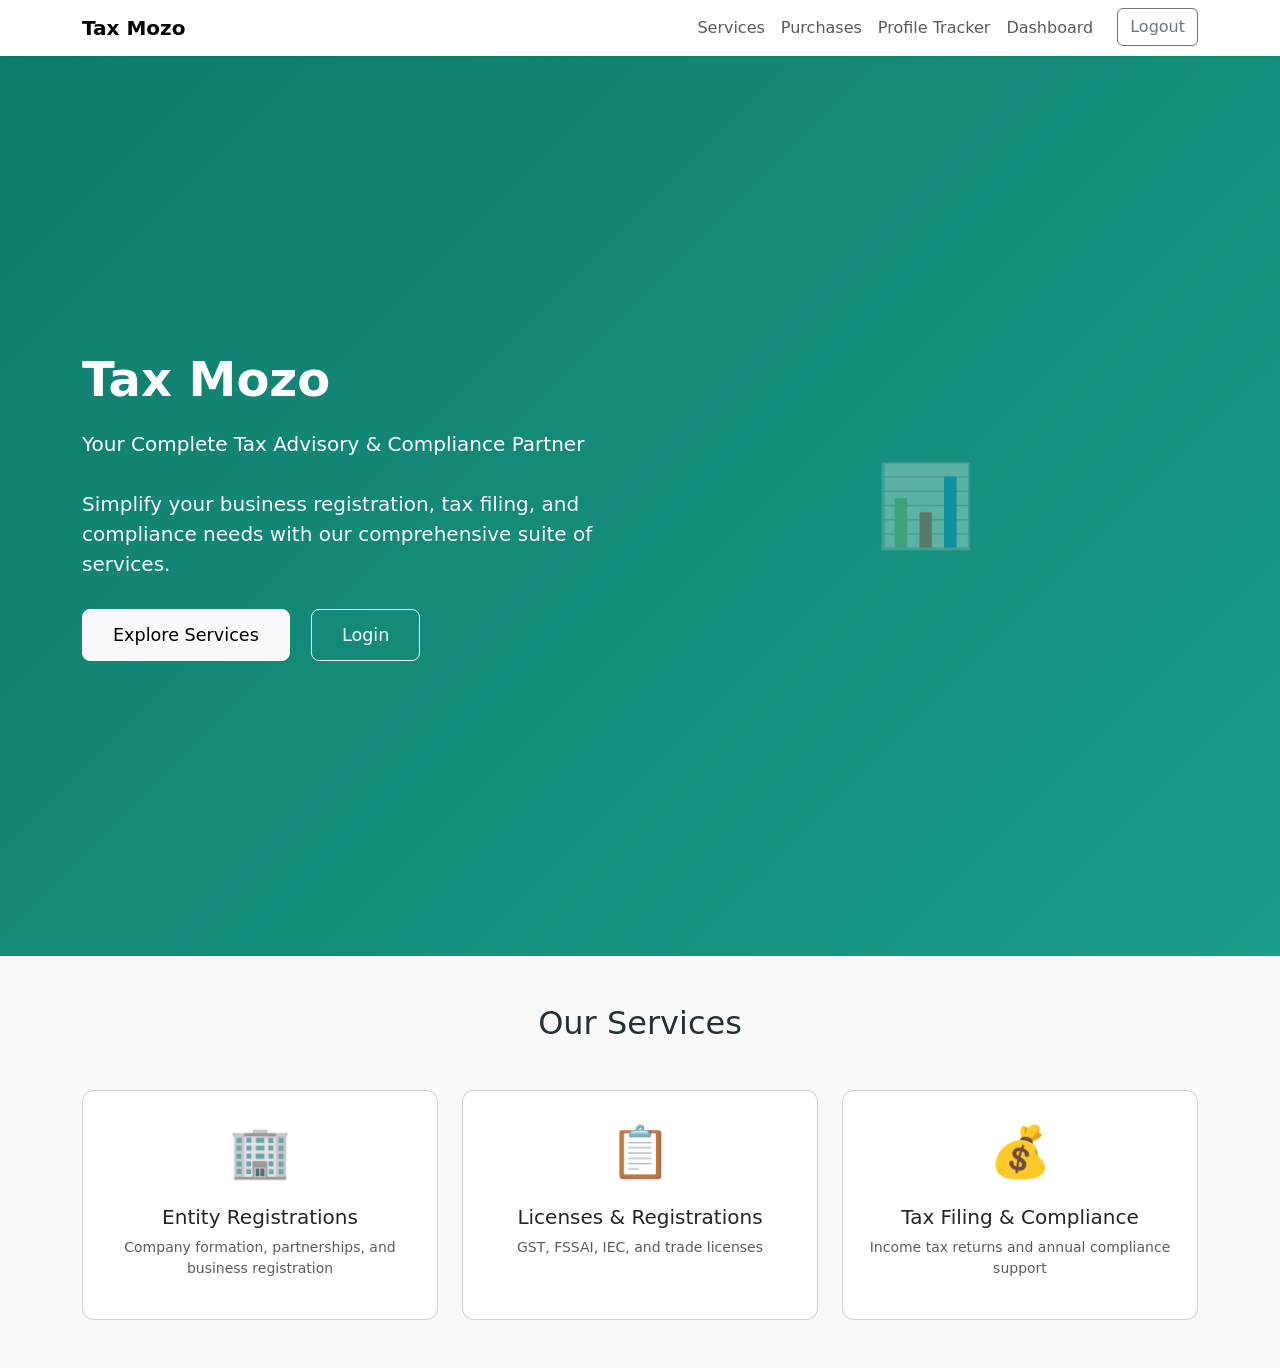
<file: index.html>
<!doctype html>
<html lang="en">
  <head>
    <meta charset="utf-8">
    <meta name="viewport" content="width=device-width, initial-scale=1">
    <title>Tax Mozo - Your Tax Advisory Partner</title>
    <link href="https://cdn.jsdelivr.net/npm/bootstrap@5.3.0/dist/css/bootstrap.min.css" rel="stylesheet">
    <link rel="stylesheet" href="assets/css/style.css">
    <style>
      .hero-section {
        background: linear-gradient(135deg, #0f7b6c 0%, #1a9d89 100%);
        color: white;
        padding: 100px 0;
        min-height: 100vh;
        display: flex;
        align-items: center;
      }
      .hero-content h1 { font-size: 3rem; font-weight: 700; margin-bottom: 20px; }
      .hero-content p { font-size: 1.25rem; margin-bottom: 30px; }
      .cta-button { padding: 12px 30px; font-size: 1.1rem; border-radius: 8px; }
    </style>
  </head>
  <body>
    <div id="top-nav"></div>

    <section class="hero-section">
      <div class="container">
        <div class="row align-items-center">
          <div class="col-md-6">
            <div class="hero-content">
              <h1>Tax Mozo</h1>
              <p>Your Complete Tax Advisory & Compliance Partner</p>
              <p class="text-light">Simplify your business registration, tax filing, and compliance needs with our comprehensive suite of services.</p>
              <div class="mt-4">
                <a href="services.html" class="btn btn-light cta-button me-3">Explore Services</a>
                <a href="login.html" class="btn btn-outline-light cta-button">Login</a>
              </div>
            </div>
          </div>
          <div class="col-md-6 text-center">
            <div style="font-size: 80px; opacity: 0.3;">📊</div>
          </div>
        </div>
      </div>
    </section>

    <section class="py-5" style="background: #f9f9f9;">
      <div class="container">
        <h2 class="mb-5 text-center">Our Services</h2>
        <div class="row g-4">
          <div class="col-md-4">
            <div class="card p-4 text-center h-100">
              <div style="font-size: 50px; margin-bottom: 15px;">🏢</div>
              <h5>Entity Registrations</h5>
              <p class="text-muted small">Company formation, partnerships, and business registration</p>
            </div>
          </div>
          <div class="col-md-4">
            <div class="card p-4 text-center h-100">
              <div style="font-size: 50px; margin-bottom: 15px;">📋</div>
              <h5>Licenses & Registrations</h5>
              <p class="text-muted small">GST, FSSAI, IEC, and trade licenses</p>
            </div>
          </div>
          <div class="col-md-4">
            <div class="card p-4 text-center h-100">
              <div style="font-size: 50px; margin-bottom: 15px;">💰</div>
              <h5>Tax Filing & Compliance</h5>
              <p class="text-muted small">Income tax returns and annual compliance support</p>
            </div>
          </div>
        </div>
      </div>
    </section>

    <script src="https://cdn.jsdelivr.net/npm/bootstrap@5.3.0/dist/js/bootstrap.bundle.min.js"></script>
    <script>
      // Check if user is logged in
      document.addEventListener('DOMContentLoaded', () => {
        const user = localStorage.getItem('tp_currentUser');
        const topNav = document.getElementById('top-nav');
        if(topNav && user) {
          // Optionally inject nav for logged-in users
        }
      });
    </script>
    <script src="assets/js/app.js"></script>
  </body>
</html>
</file>
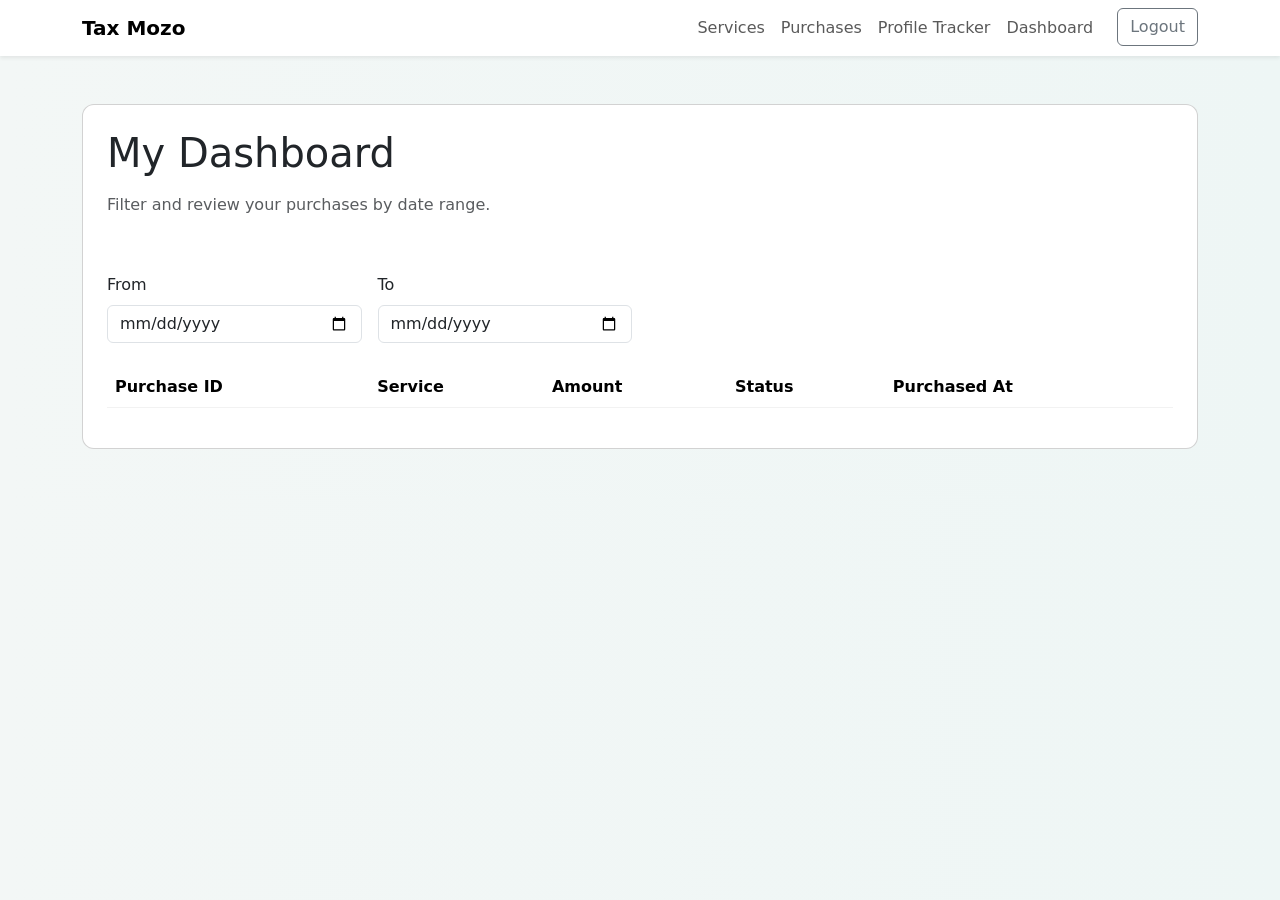
<file: dashboard.html>
<!doctype html>
<html lang="en">
  <head>
    <meta charset="utf-8">
    <meta name="viewport" content="width=device-width, initial-scale=1">
    <title>Dashboard - Tax Mozo</title>
    <link href="https://cdn.jsdelivr.net/npm/bootstrap@5.3.0/dist/css/bootstrap.min.css" rel="stylesheet">
    <link rel="stylesheet" href="assets/css/style.css">
    <link rel="stylesheet" href="assets/css/dashboard.css">
  </head>
  <body>
    <div id="top-nav"></div>
    <main class="container py-5">
      <div class="card p-4">
        <h1 class="mb-3">My Dashboard</h1>
        <p class="text-muted">Filter and review your purchases by date range.</p>

        <div class="row g-3 my-4 align-items-center">
          <div class="col-md-3">
            <label class="form-label">From</label>
            <input type="date" class="form-control">
          </div>
          <div class="col-md-3">
            <label class="form-label">To</label>
            <input type="date" class="form-control">
          </div>
        </div>

        <div class="table-responsive">
          <table class="table table-borderless align-middle">
            <thead class="thead-light">
              <tr>
                <th>Purchase ID</th>
                <th>Service</th>
                <th>Amount</th>
                <th>Status</th>
                <th>Purchased At</th>
              </tr>
            </thead>
            <tbody id="dashboardPurchases"></tbody>
          </table>
        </div>
      </div>
    </main>

    <script src="https://cdn.jsdelivr.net/npm/bootstrap@5.3.0/dist/js/bootstrap.bundle.min.js"></script>
    <script src="assets/js/app.js"></script>
    <script src="assets/js/dashboard.js"></script>
  </body>
</html>
</file>
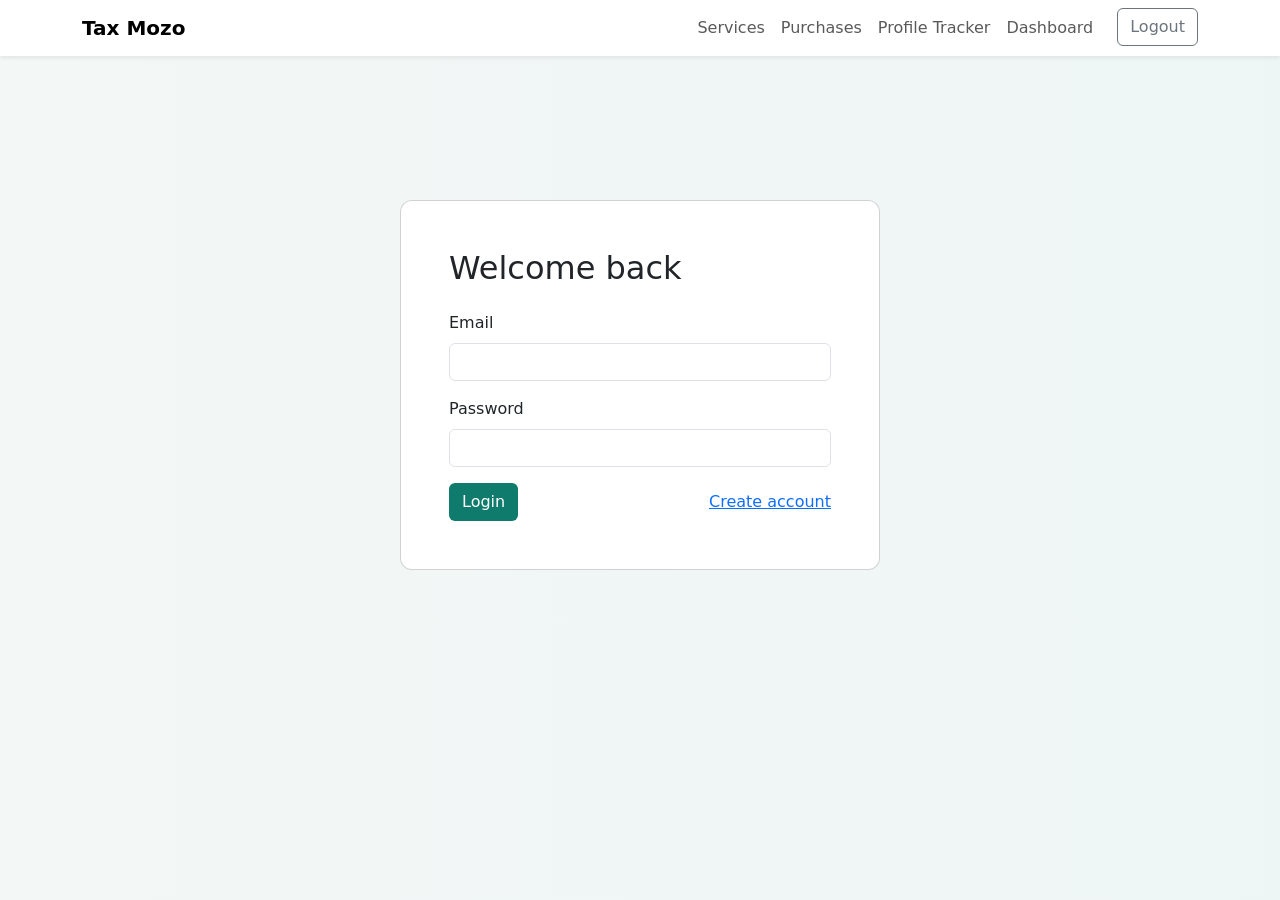
<file: login.html>
<!doctype html>
<html lang="en">
  <head>
    <meta charset="utf-8">
    <meta name="viewport" content="width=device-width, initial-scale=1">
    <title>Login - Tax Mozo</title>
    <link href="https://cdn.jsdelivr.net/npm/bootstrap@5.3.0/dist/css/bootstrap.min.css" rel="stylesheet">
    <link rel="stylesheet" href="assets/css/style.css">
  </head>
  <body>
    <div id="top-nav"></div>

    <main class="container py-5">
      <div class="card mx-auto auth-card">
        <div class="card-body p-5">
          <h2 class="mb-4">Welcome back</h2>
          <form id="loginForm">
            <div class="mb-3">
              <label class="form-label">Email</label>
              <input type="email" id="email" class="form-control" required>
            </div>
            <div class="mb-3">
              <label class="form-label">Password</label>
              <input type="password" id="password" class="form-control" required>
            </div>
            <div class="d-flex justify-content-between align-items-center">
              <button class="btn btn-primary" type="submit">Login</button>
              <a href="signup.html">Create account</a>
            </div>
          </form>
        </div>
      </div>
    </main>

    <script src="https://cdn.jsdelivr.net/npm/bootstrap@5.3.0/dist/js/bootstrap.bundle.min.js"></script>
    <script src="assets/js/auth.js"></script>
    <script src="assets/js/app.js"></script>
  </body>
</html>
</file>
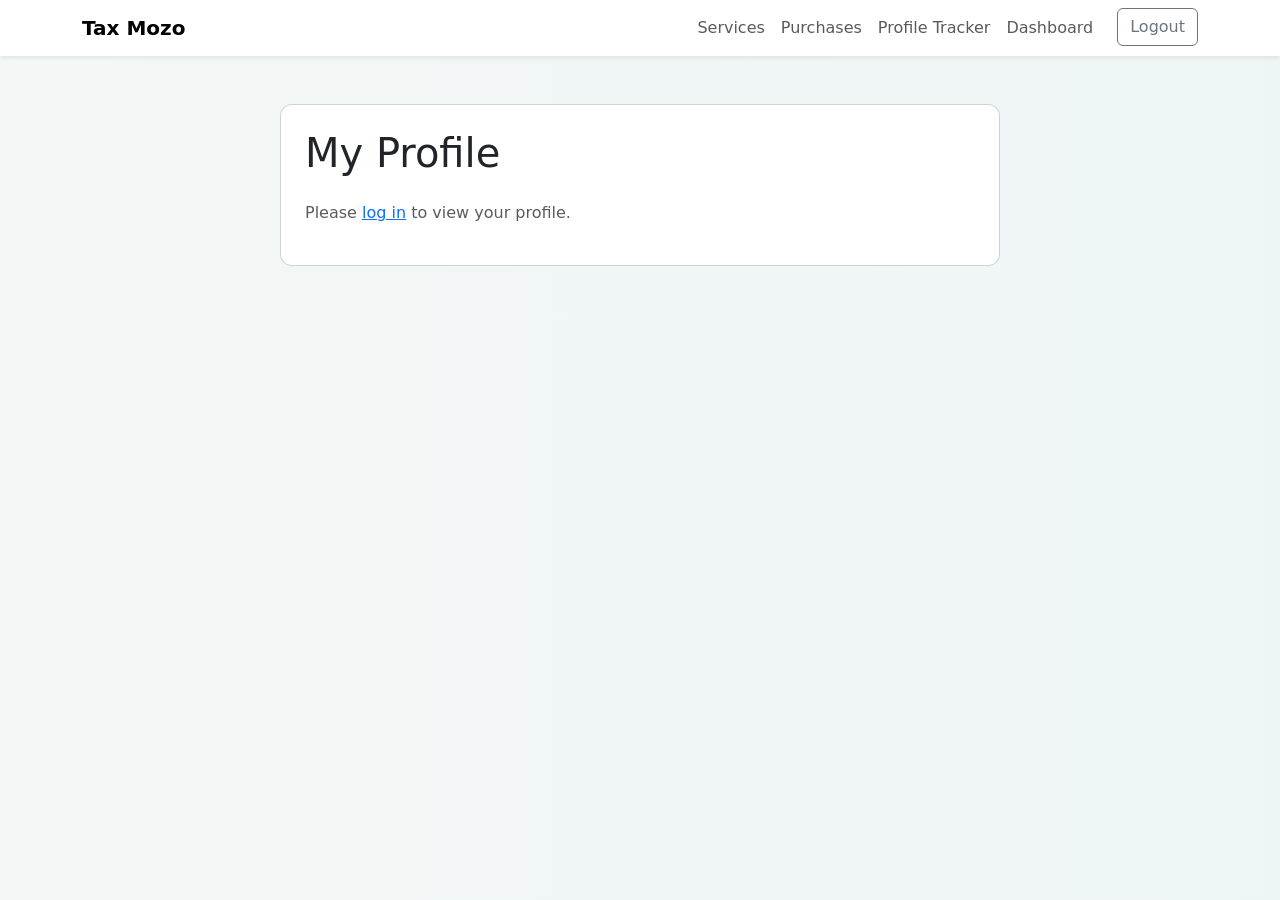
<file: profile.html>
<!doctype html>
<html lang="en">
  <head>
    <meta charset="utf-8">
    <meta name="viewport" content="width=device-width, initial-scale=1">
    <title>Profile - Tax Mozo</title>
    <link href="https://cdn.jsdelivr.net/npm/bootstrap@5.3.0/dist/css/bootstrap.min.css" rel="stylesheet">
    <link rel="stylesheet" href="assets/css/style.css">
  </head>
  <body>
    <div id="top-nav"></div>
    <main class="container py-5">
      <div class="card p-4 mx-auto profile-card">
        <h1>My Profile</h1>
        <div id="profileInfo" class="mt-3"></div>
      </div>
    </main>

    <script src="https://cdn.jsdelivr.net/npm/bootstrap@5.3.0/dist/js/bootstrap.bundle.min.js"></script>
    <script src="assets/js/app.js"></script>
  </body>
</html>
</file>
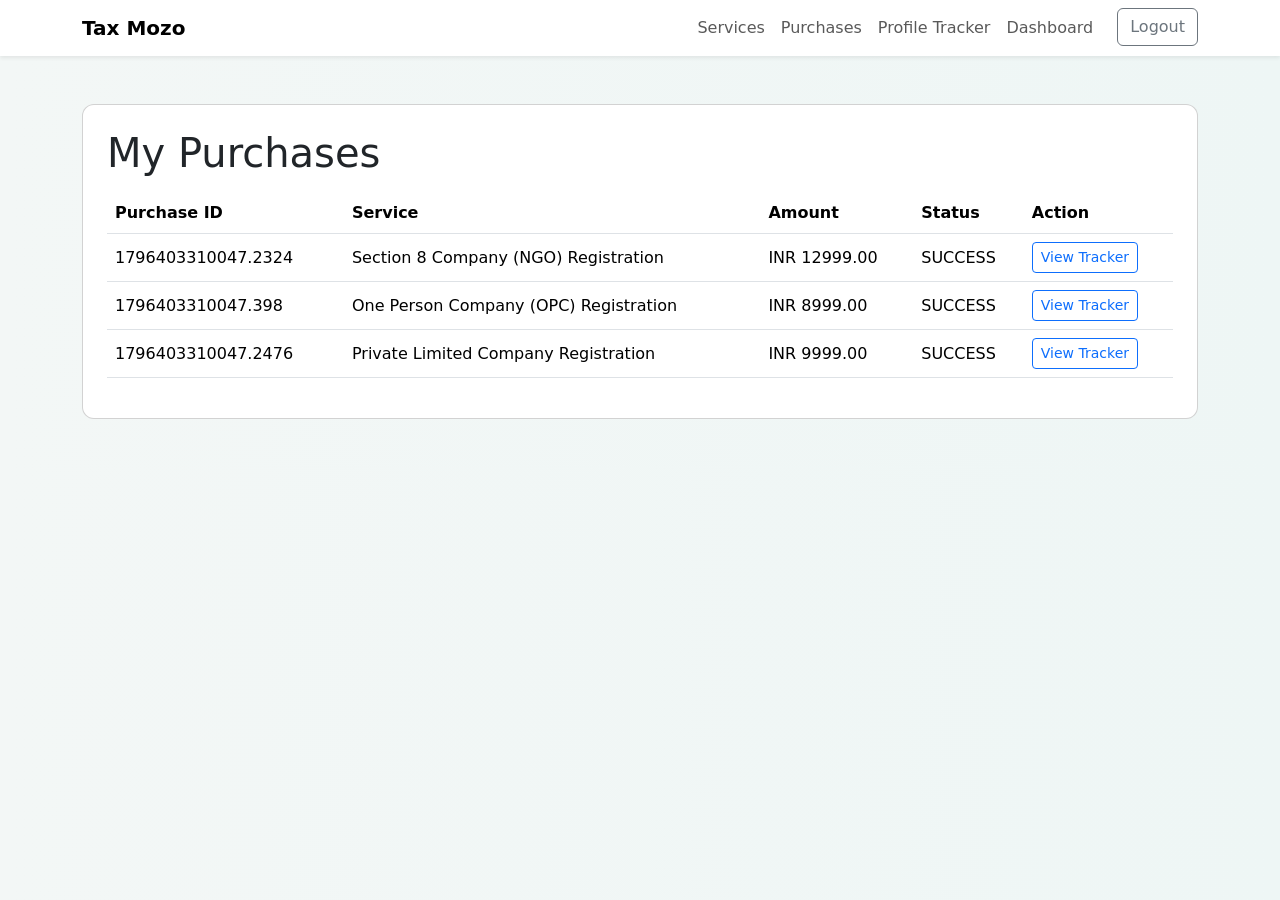
<file: purchases.html>
<!doctype html>
<html lang="en">
  <head>
    <meta charset="utf-8">
    <meta name="viewport" content="width=device-width, initial-scale=1">
    <title>Purchases - Tax Mozo</title>
    <link href="https://cdn.jsdelivr.net/npm/bootstrap@5.3.0/dist/css/bootstrap.min.css" rel="stylesheet">
    <link rel="stylesheet" href="assets/css/style.css">
  </head>
  <body>
    <div id="top-nav"></div>
    <main class="container py-5">
      <div class="card p-4">
        <h1 class="mb-3">My Purchases</h1>
        <div class="table-responsive">
          <table class="table table-hover align-middle">
            <thead>
              <tr>
                <th>Purchase ID</th>
                <th>Service</th>
                <th>Amount</th>
                <th>Status</th>
                <th>Action</th>
              </tr>
            </thead>
            <tbody id="purchasesTable"></tbody>
          </table>
        </div>
      </div>
    </main>

    <script src="https://cdn.jsdelivr.net/npm/bootstrap@5.3.0/dist/js/bootstrap.bundle.min.js"></script>
    <script src="assets/js/app.js"></script>
  </body>
</html>
</file>
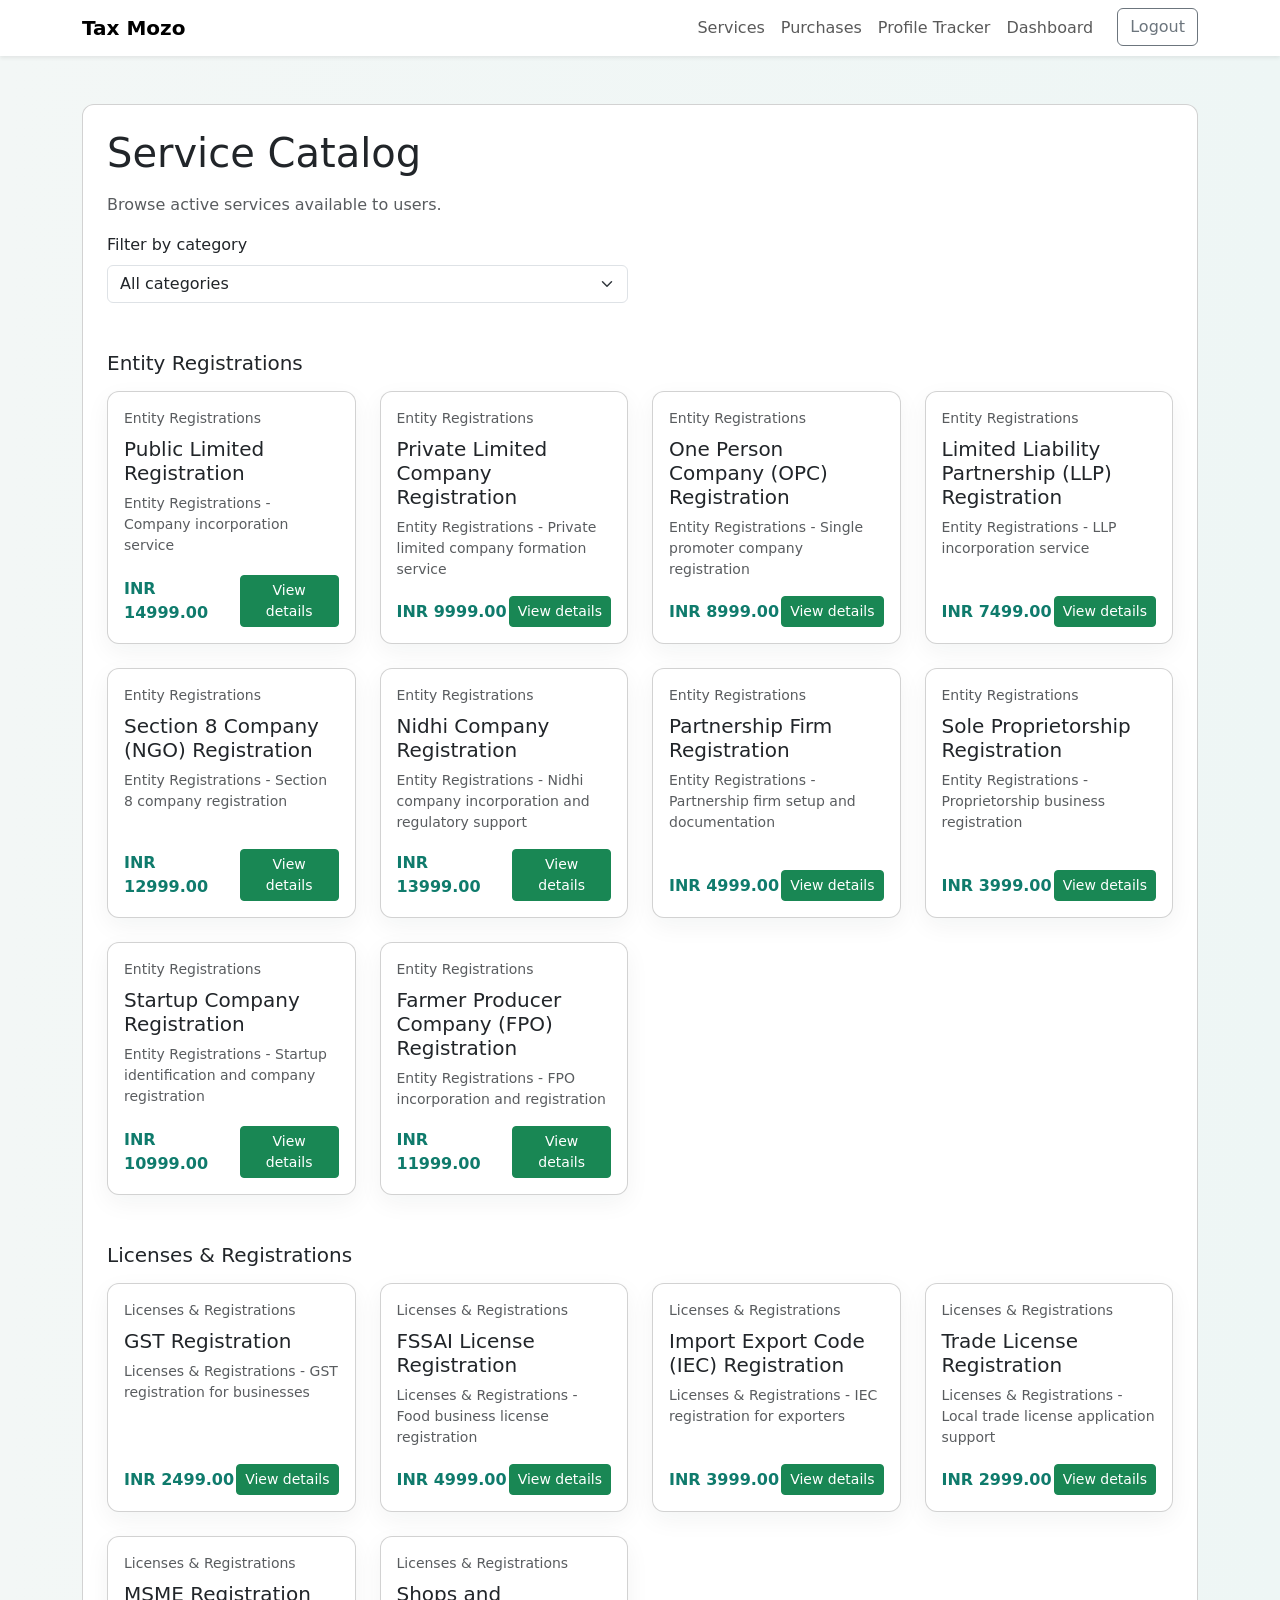
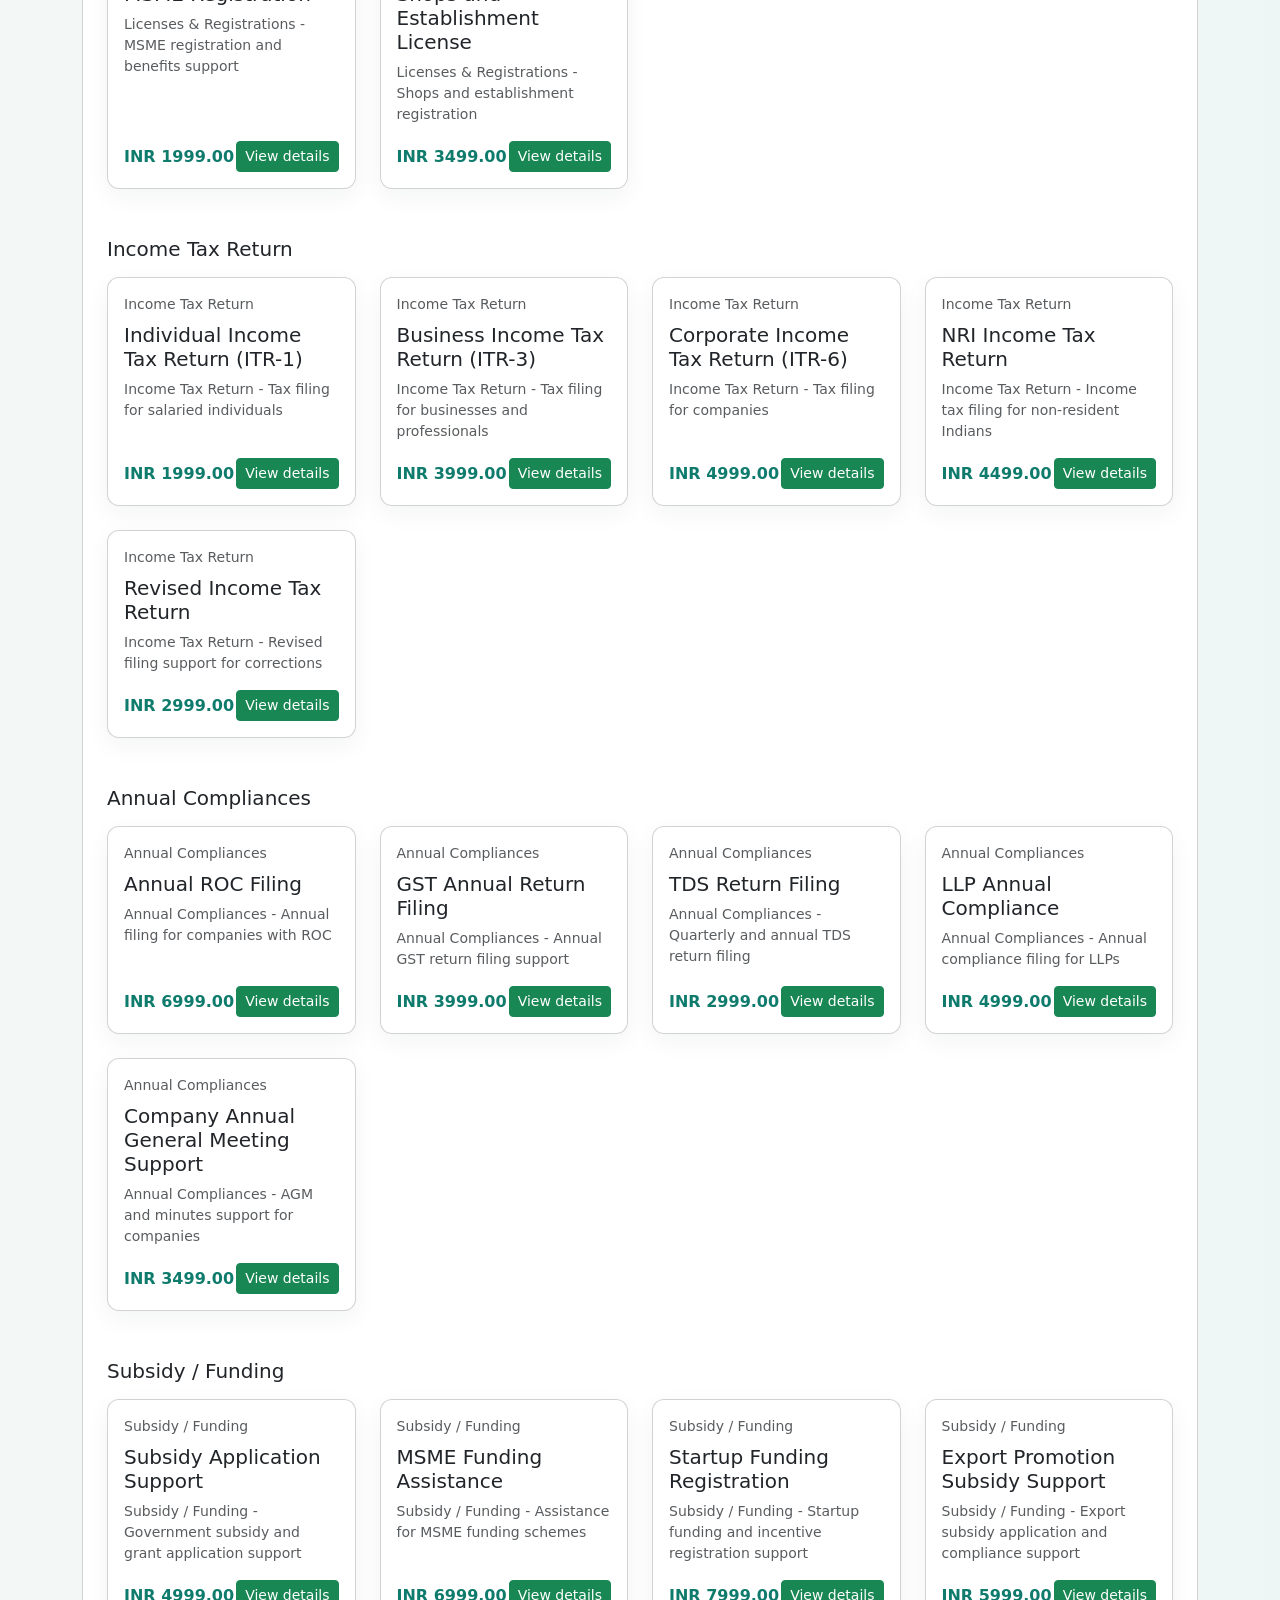
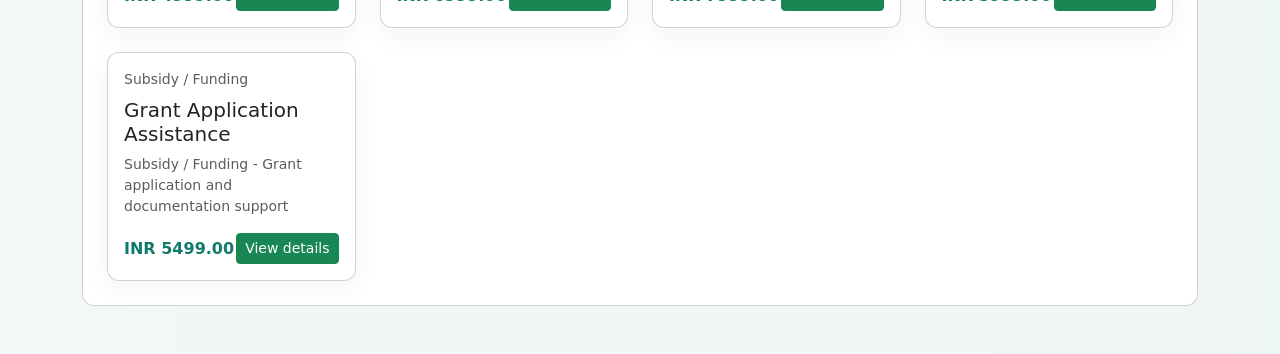
<file: services.html>
<!doctype html>
<html lang="en">
  <head>
    <meta charset="utf-8">
    <meta name="viewport" content="width=device-width, initial-scale=1">
    <title>Services - Tax Mozo</title>
    <link href="https://cdn.jsdelivr.net/npm/bootstrap@5.3.0/dist/css/bootstrap.min.css" rel="stylesheet">
    <link rel="stylesheet" href="assets/css/style.css">
    <link rel="stylesheet" href="assets/css/responsive.css">
  </head>
  <body>
    <div id="top-nav"></div>
    <main class="container py-5">
      <div class="card p-4">
        <h1 class="mb-3">Service Catalog</h1>
        <p class="text-muted">Browse active services available to users.</p>

        <div class="row align-items-center mb-4">
          <div class="col-md-6 mb-2 mb-md-0">
            <label class="form-label">Filter by category</label>
            <select id="serviceCategoryFilter" class="form-select">
              <option value="all">All categories</option>
            </select>
          </div>
        </div>

        <div id="servicesList" class="row g-4"></div>
      </div>
    </main>

    <script src="https://cdn.jsdelivr.net/npm/bootstrap@5.3.0/dist/js/bootstrap.bundle.min.js"></script>
    <script src="assets/js/app.js"></script>
  </body>
</html>
</file>
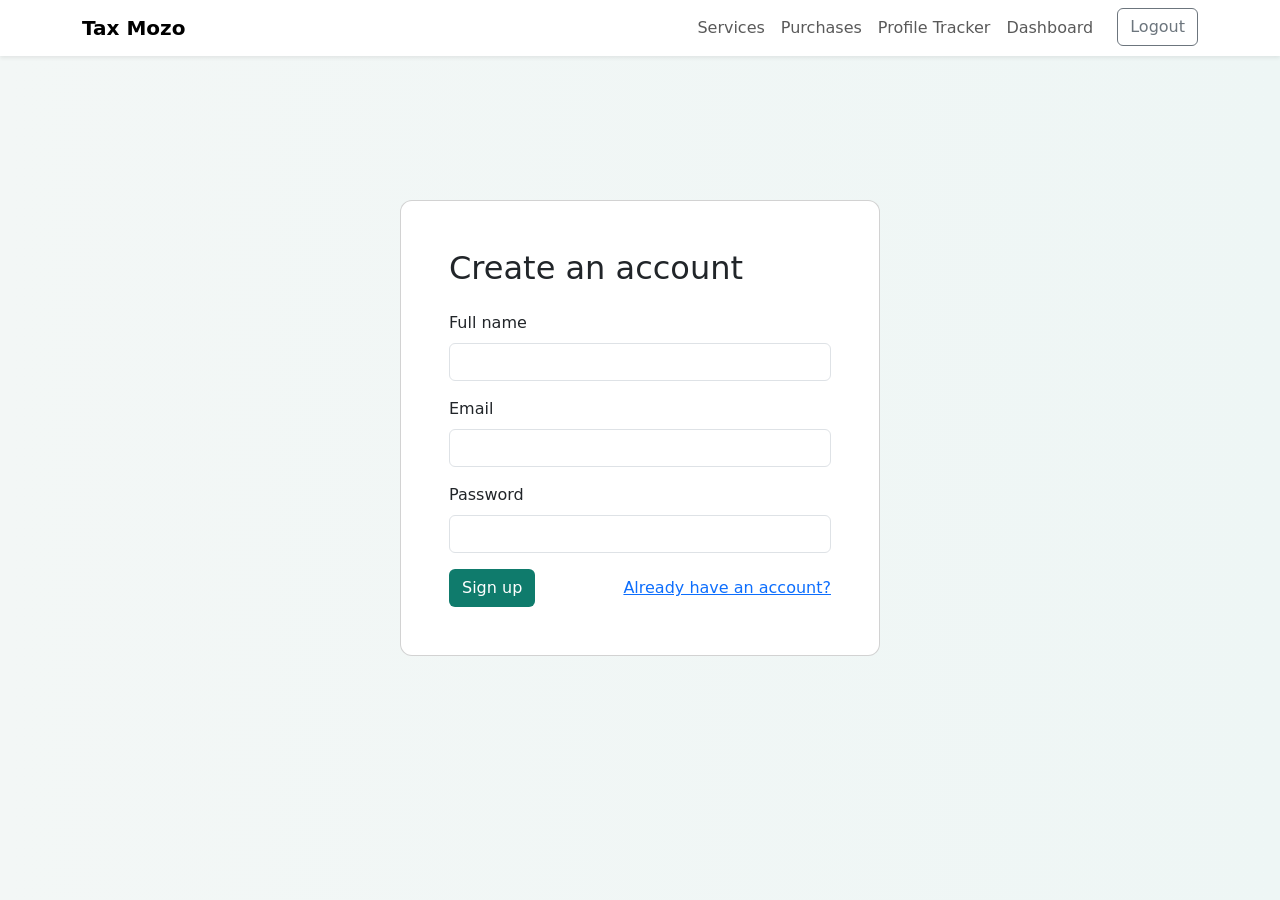
<file: signup.html>
<!doctype html>
<html lang="en">
  <head>
    <meta charset="utf-8">
    <meta name="viewport" content="width=device-width, initial-scale=1">
    <title>Sign up - Tax Mozo</title>
    <link href="https://cdn.jsdelivr.net/npm/bootstrap@5.3.0/dist/css/bootstrap.min.css" rel="stylesheet">
    <link rel="stylesheet" href="assets/css/style.css">
  </head>
  <body>
    <div id="top-nav"></div>

    <main class="container py-5">
      <div class="card mx-auto auth-card">
        <div class="card-body p-5">
          <h2 class="mb-4">Create an account</h2>
          <form id="signupForm">
            <div class="mb-3">
              <label class="form-label">Full name</label>
              <input type="text" id="name" class="form-control" required>
            </div>
            <div class="mb-3">
              <label class="form-label">Email</label>
              <input type="email" id="email" class="form-control" required>
            </div>
            <div class="mb-3">
              <label class="form-label">Password</label>
              <input type="password" id="password" class="form-control" required>
            </div>
            <div class="d-flex justify-content-between align-items-center">
              <button class="btn btn-primary" type="submit">Sign up</button>
              <a href="login.html">Already have an account?</a>
            </div>
          </form>
        </div>
      </div>
    </main>

    <script src="https://cdn.jsdelivr.net/npm/bootstrap@5.3.0/dist/js/bootstrap.bundle.min.js"></script>
    <script src="assets/js/auth.js"></script>
    <script src="assets/js/app.js"></script>
  </body>
</html>
</file>
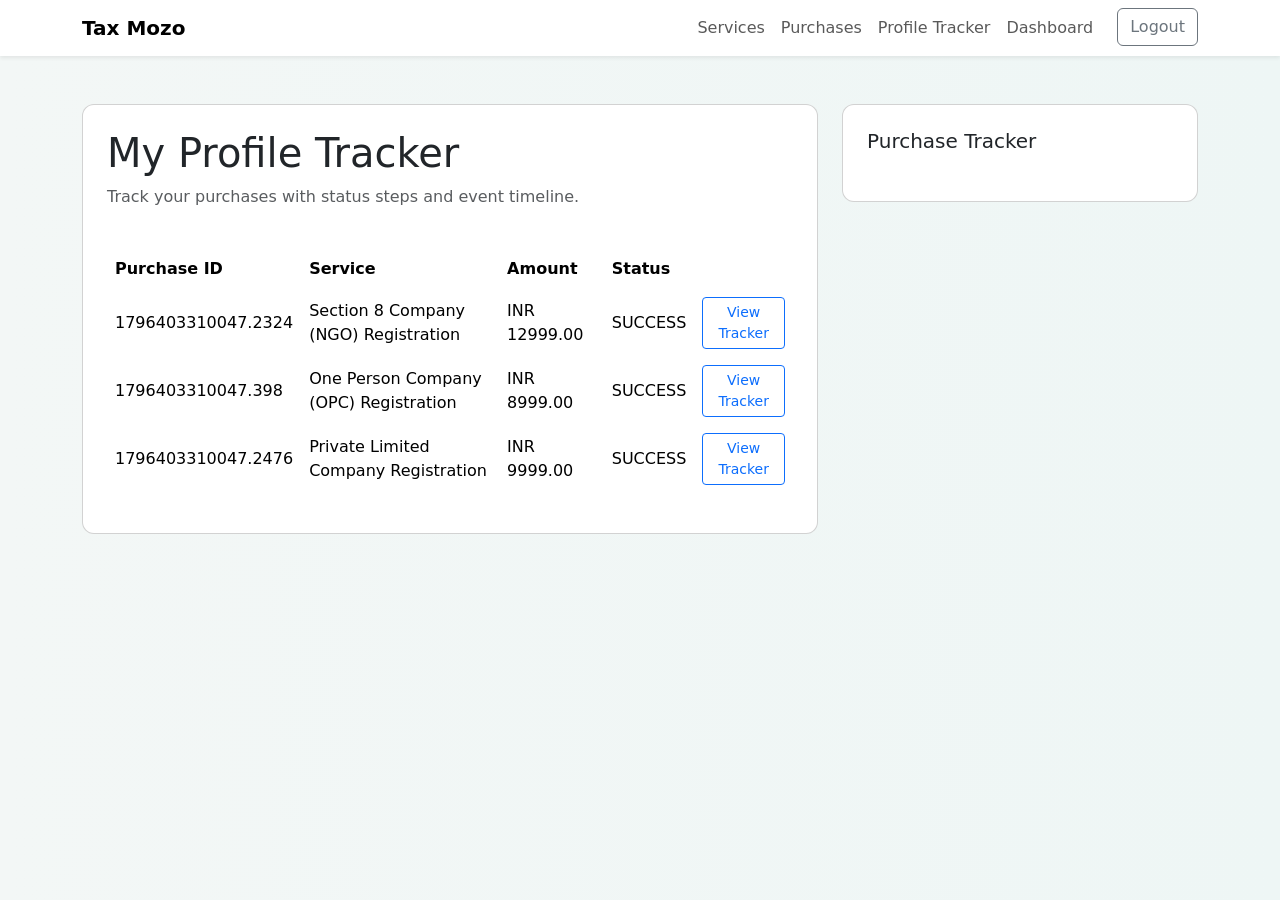
<file: tracker.html>
<!doctype html>
<html lang="en">
  <head>
    <meta charset="utf-8">
    <meta name="viewport" content="width=device-width, initial-scale=1">
    <title>Profile Tracker - Tax Mozo</title>
    <link href="https://cdn.jsdelivr.net/npm/bootstrap@5.3.0/dist/css/bootstrap.min.css" rel="stylesheet">
    <link rel="stylesheet" href="assets/css/style.css">
  </head>
  <body>
    <div id="top-nav"></div>
    <main class="container py-5">
      <div class="row">
        <div class="col-md-8">
          <div class="card p-4 mb-4">
            <h1>My Profile Tracker</h1>
            <p class="text-muted">Track your purchases with status steps and event timeline.</p>
            <div class="table-responsive mt-4">
              <table class="table table-borderless align-middle">
                <thead>
                  <tr>
                    <th>Purchase ID</th>
                    <th>Service</th>
                    <th>Amount</th>
                    <th>Status</th>
                    <th></th>
                  </tr>
                </thead>
                <tbody id="trackerList"></tbody>
              </table>
            </div>
          </div>
        </div>
        <div class="col-md-4">
          <div class="card p-4" id="trackerDetail">
            <h5>Purchase Tracker</h5>
            <div id="timeline" class="mt-3"></div>
          </div>
        </div>
      </div>
    </main>

    <script src="https://cdn.jsdelivr.net/npm/bootstrap@5.3.0/dist/js/bootstrap.bundle.min.js"></script>
    <script src="assets/js/app.js"></script>
  </body>
</html>
</file>
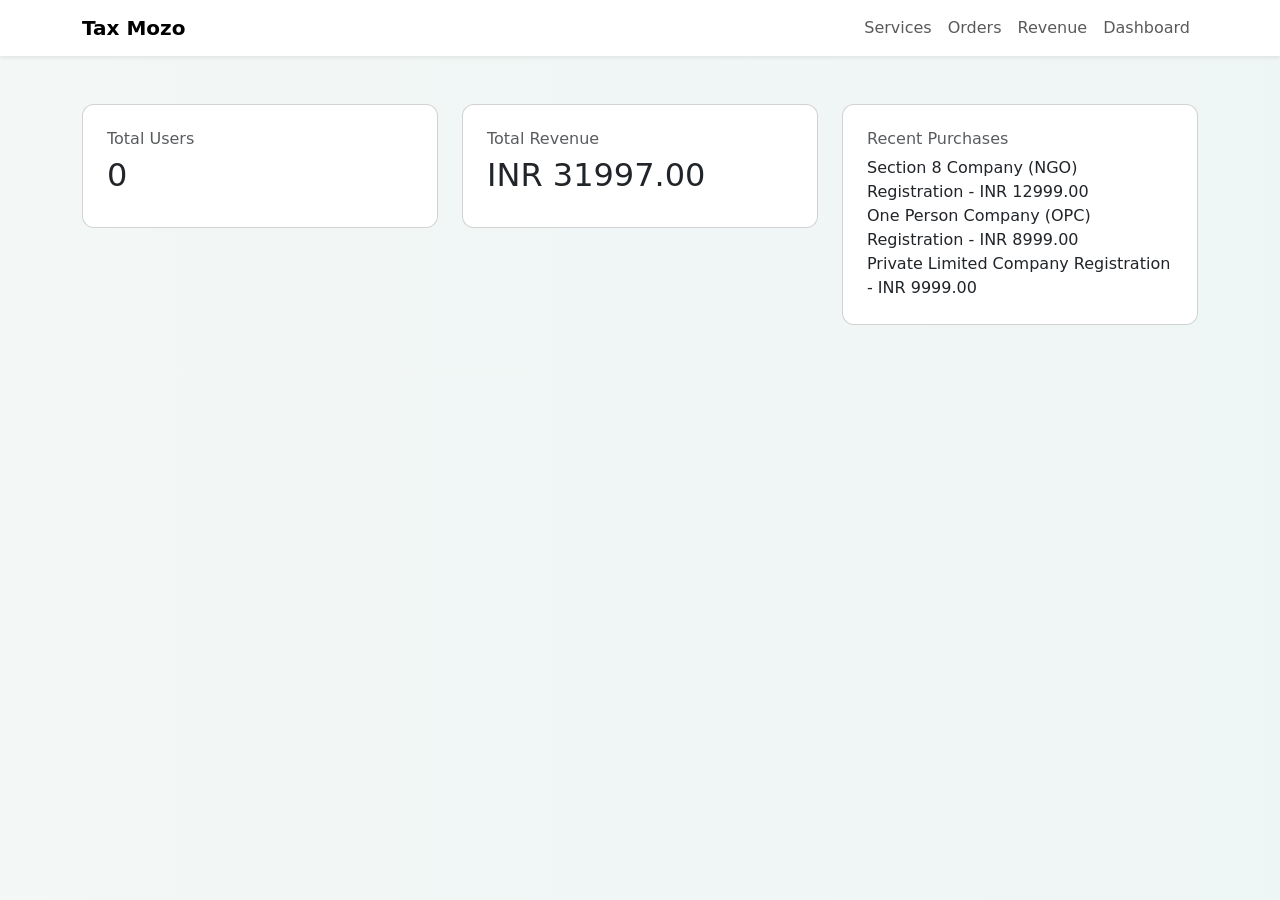
<file: adim/dashboard.html>
<!doctype html>
<html lang="en" data-role="admin">
  <head>
    <meta charset="utf-8">
    <meta name="viewport" content="width=device-width, initial-scale=1">
    <title>Admin Dashboard - Tax Mozo</title>
    <link href="https://cdn.jsdelivr.net/npm/bootstrap@5.3.0/dist/css/bootstrap.min.css" rel="stylesheet">
    <link rel="stylesheet" href="../assets/css/style.css">
    <link rel="stylesheet" href="../assets/css/dashboard.css">
  </head>
  <body>
    <div id="top-nav"></div>
    <main class="container py-5">
      <div class="row g-4">
        <div class="col-md-4">
          <div class="card p-4 stat-card">
            <h6 class="text-muted">Total Users</h6>
            <h2 id="totalUsers">0</h2>
          </div>
        </div>
        <div class="col-md-4">
          <div class="card p-4 stat-card">
            <h6 class="text-muted">Total Revenue</h6>
            <h2 id="totalRevenue">INR 0</h2>
          </div>
        </div>
        <div class="col-md-4">
          <div class="card p-4 stat-card">
            <h6 class="text-muted">Recent Purchases</h6>
            <ul id="recentPurchases" class="list-unstyled mb-0"></ul>
          </div>
        </div>
      </div>
    </main>

    <script src="https://cdn.jsdelivr.net/npm/bootstrap@5.3.0/dist/js/bootstrap.bundle.min.js"></script>
    <script src="../assets/js/app.js"></script>
    <script src="../assets/js/dashboard.js"></script>
  </body>
</html>
</file>
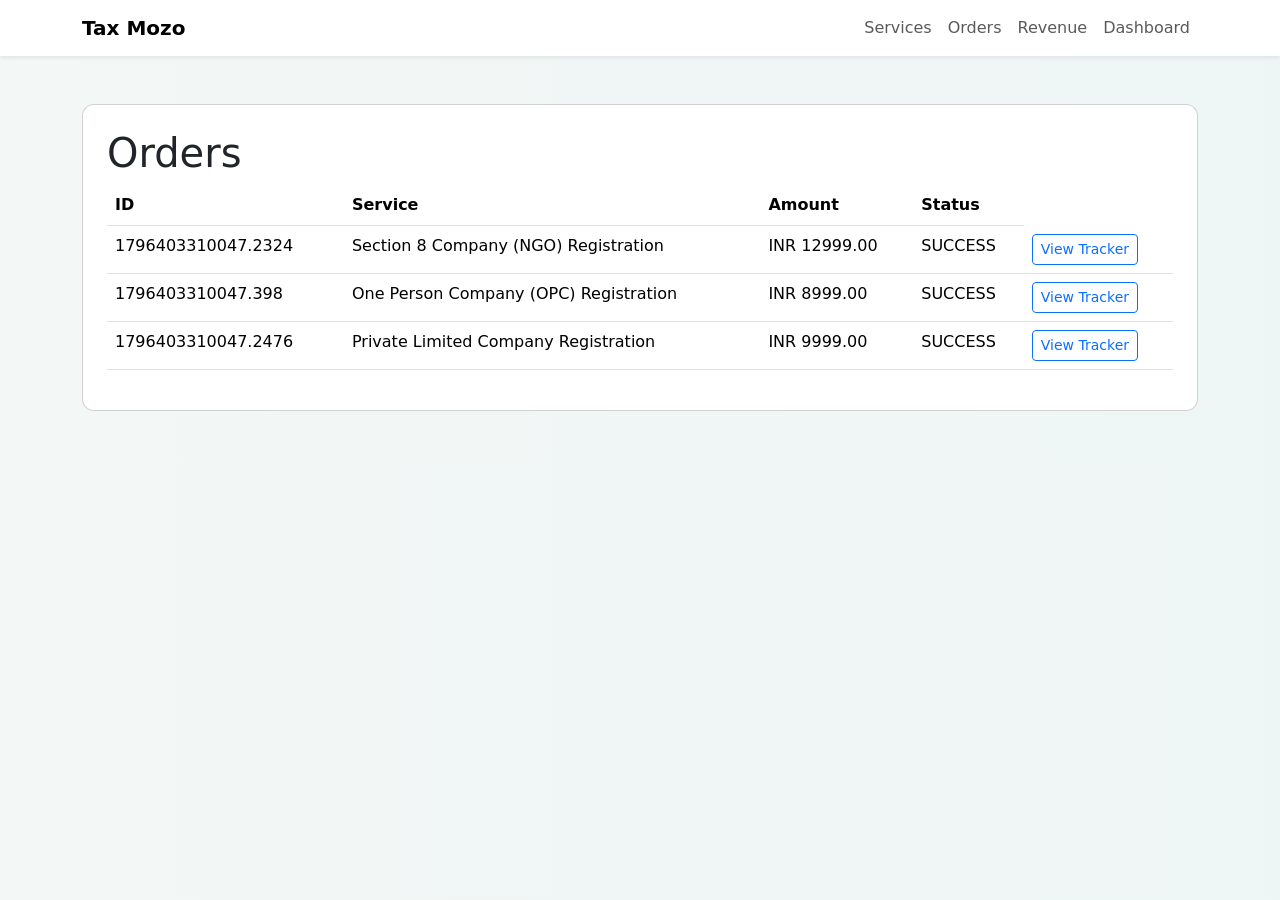
<file: adim/orders.html>
<!doctype html>
<html lang="en" data-role="admin">
  <head>
    <meta charset="utf-8">
    <meta name="viewport" content="width=device-width, initial-scale=1">
    <title>Admin Orders - Tax Mozo</title>
    <link href="https://cdn.jsdelivr.net/npm/bootstrap@5.3.0/dist/css/bootstrap.min.css" rel="stylesheet">
    <link rel="stylesheet" href="../assets/css/style.css">
  </head>
  <body>
    <div id="top-nav"></div>
    <main class="container py-5">
      <div class="card p-4">
        <h1>Orders</h1>
        <table class="table">
          <thead>
            <tr><th>ID</th><th>Service</th><th>Amount</th><th>Status</th></tr>
          </thead>
          <tbody id="adminOrders"></tbody>
        </table>
      </div>
    </main>

    <script src="https://cdn.jsdelivr.net/npm/bootstrap@5.3.0/dist/js/bootstrap.bundle.min.js"></script>
    <script src="../assets/js/app.js"></script>
  </body>
</html>
</file>
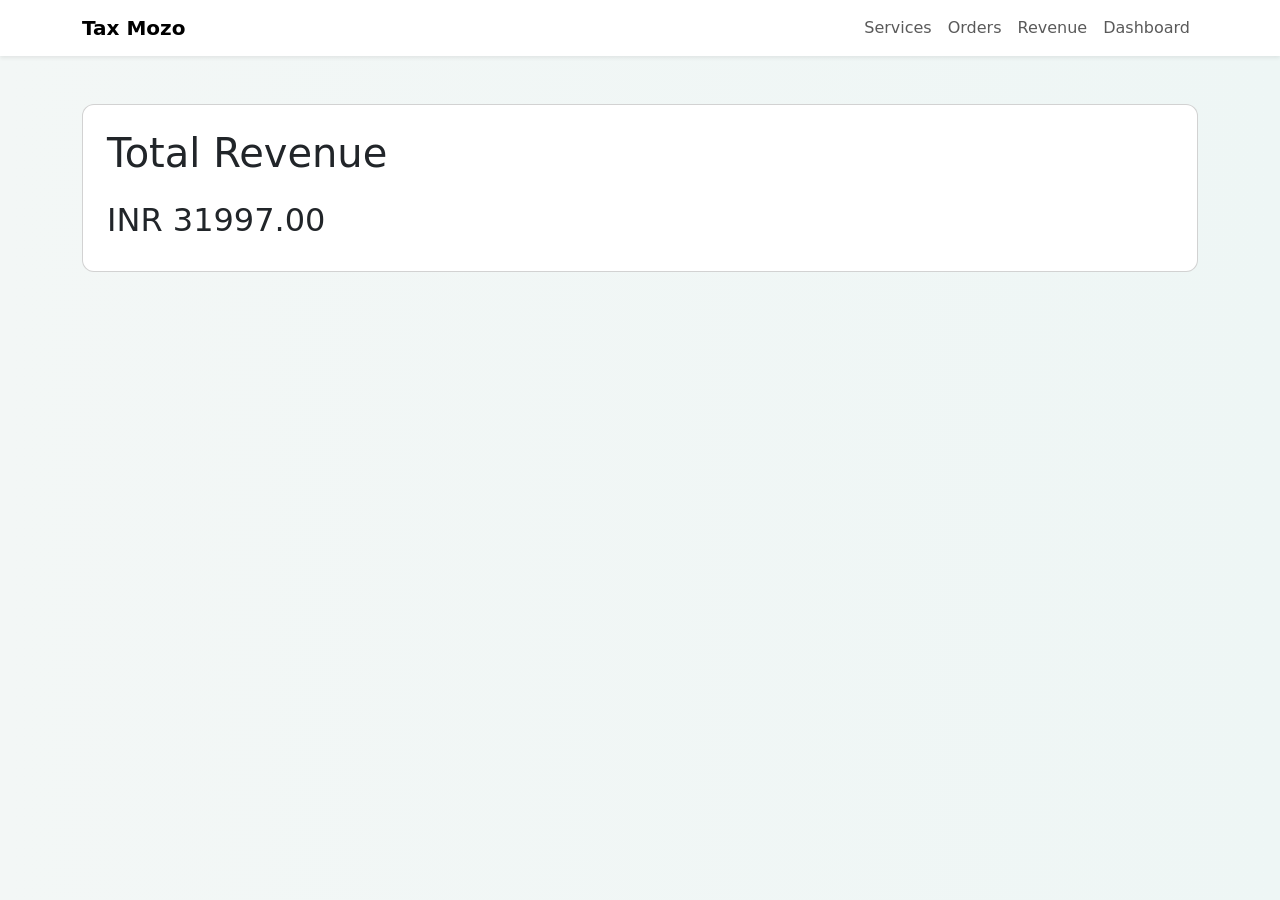
<file: adim/revenue.html>
<!doctype html>
<html lang="en" data-role="admin">
  <head>
    <meta charset="utf-8">
    <meta name="viewport" content="width=device-width, initial-scale=1">
    <title>Admin Revenue - Tax Mozo</title>
    <link href="https://cdn.jsdelivr.net/npm/bootstrap@5.3.0/dist/css/bootstrap.min.css" rel="stylesheet">
    <link rel="stylesheet" href="../assets/css/style.css">
  </head>
  <body>
    <div id="top-nav"></div>
    <main class="container py-5">
      <div class="card p-4">
        <h1>Total Revenue</h1>
        <h2 id="revenueTotal" class="mt-3">INR 0</h2>
      </div>
    </main>

    <script src="https://cdn.jsdelivr.net/npm/bootstrap@5.3.0/dist/js/bootstrap.bundle.min.js"></script>
    <script src="../assets/js/app.js"></script>
  </body>
</html>
</file>
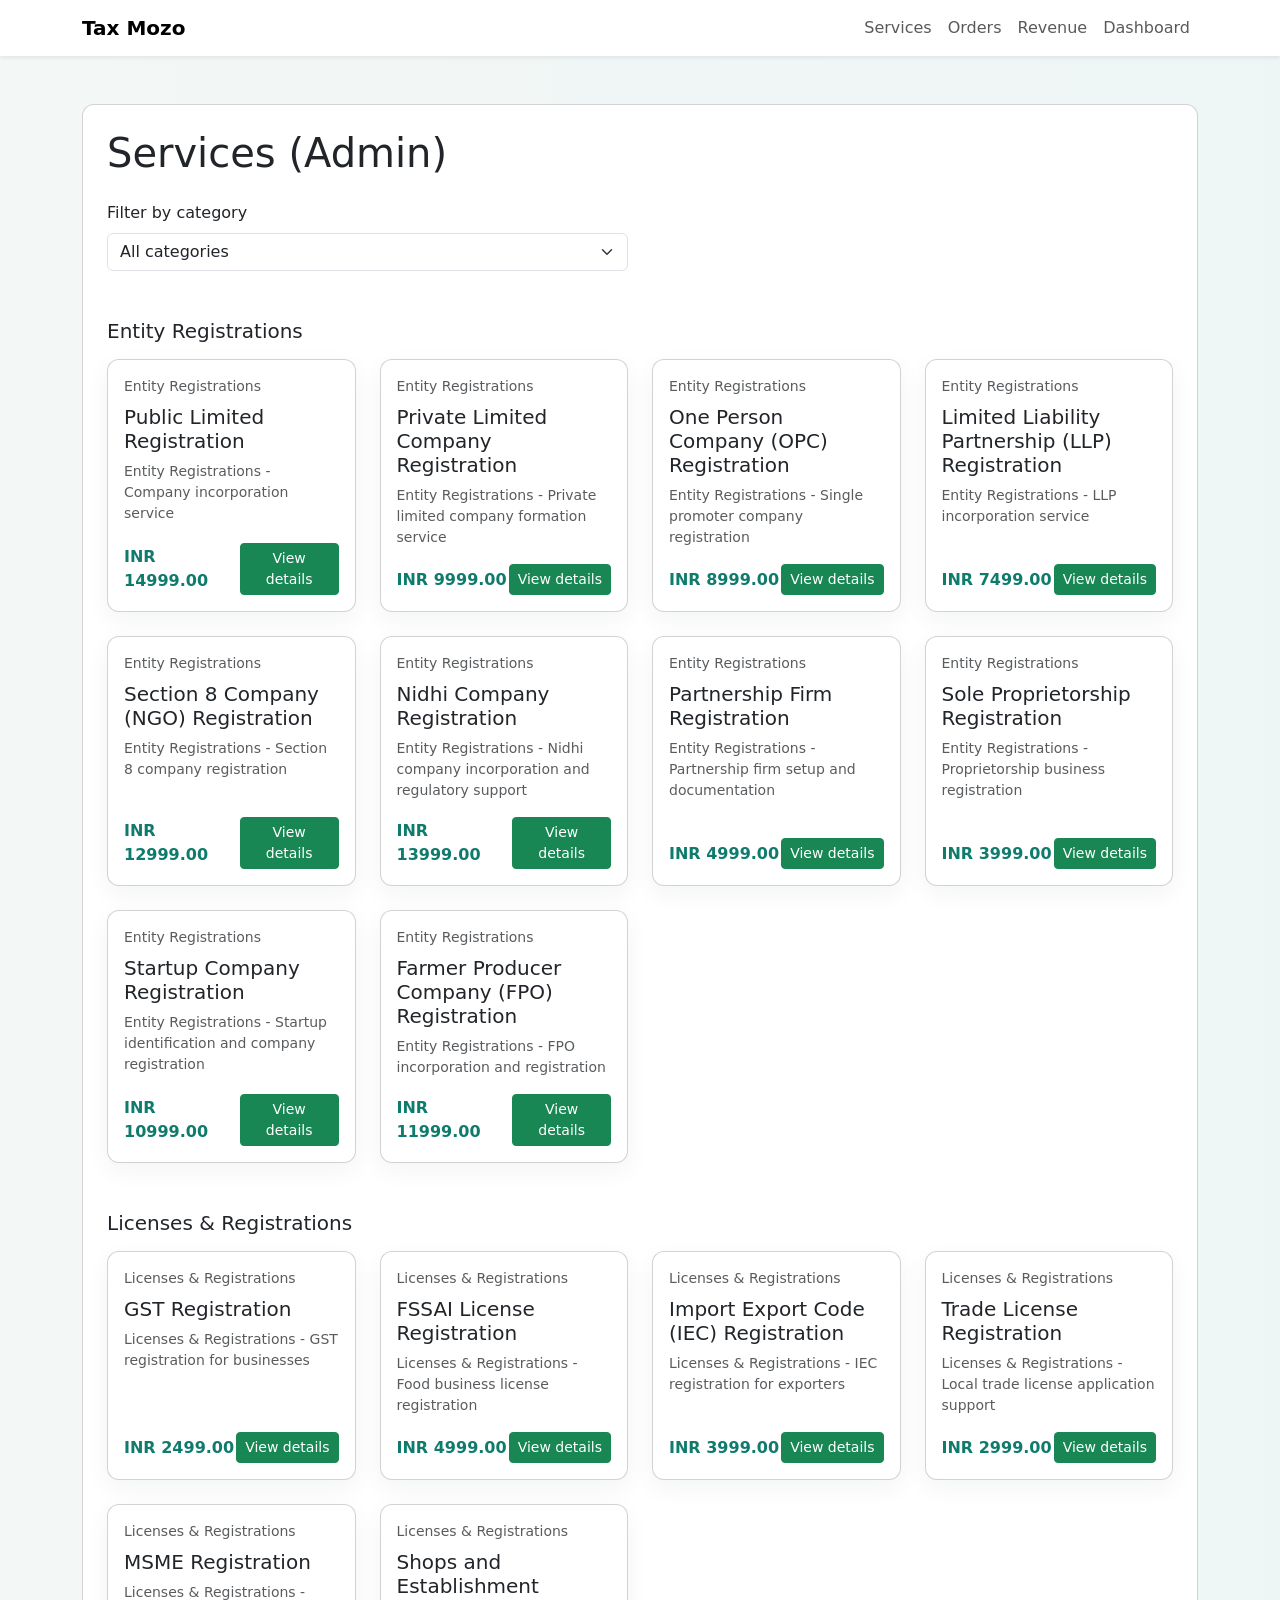
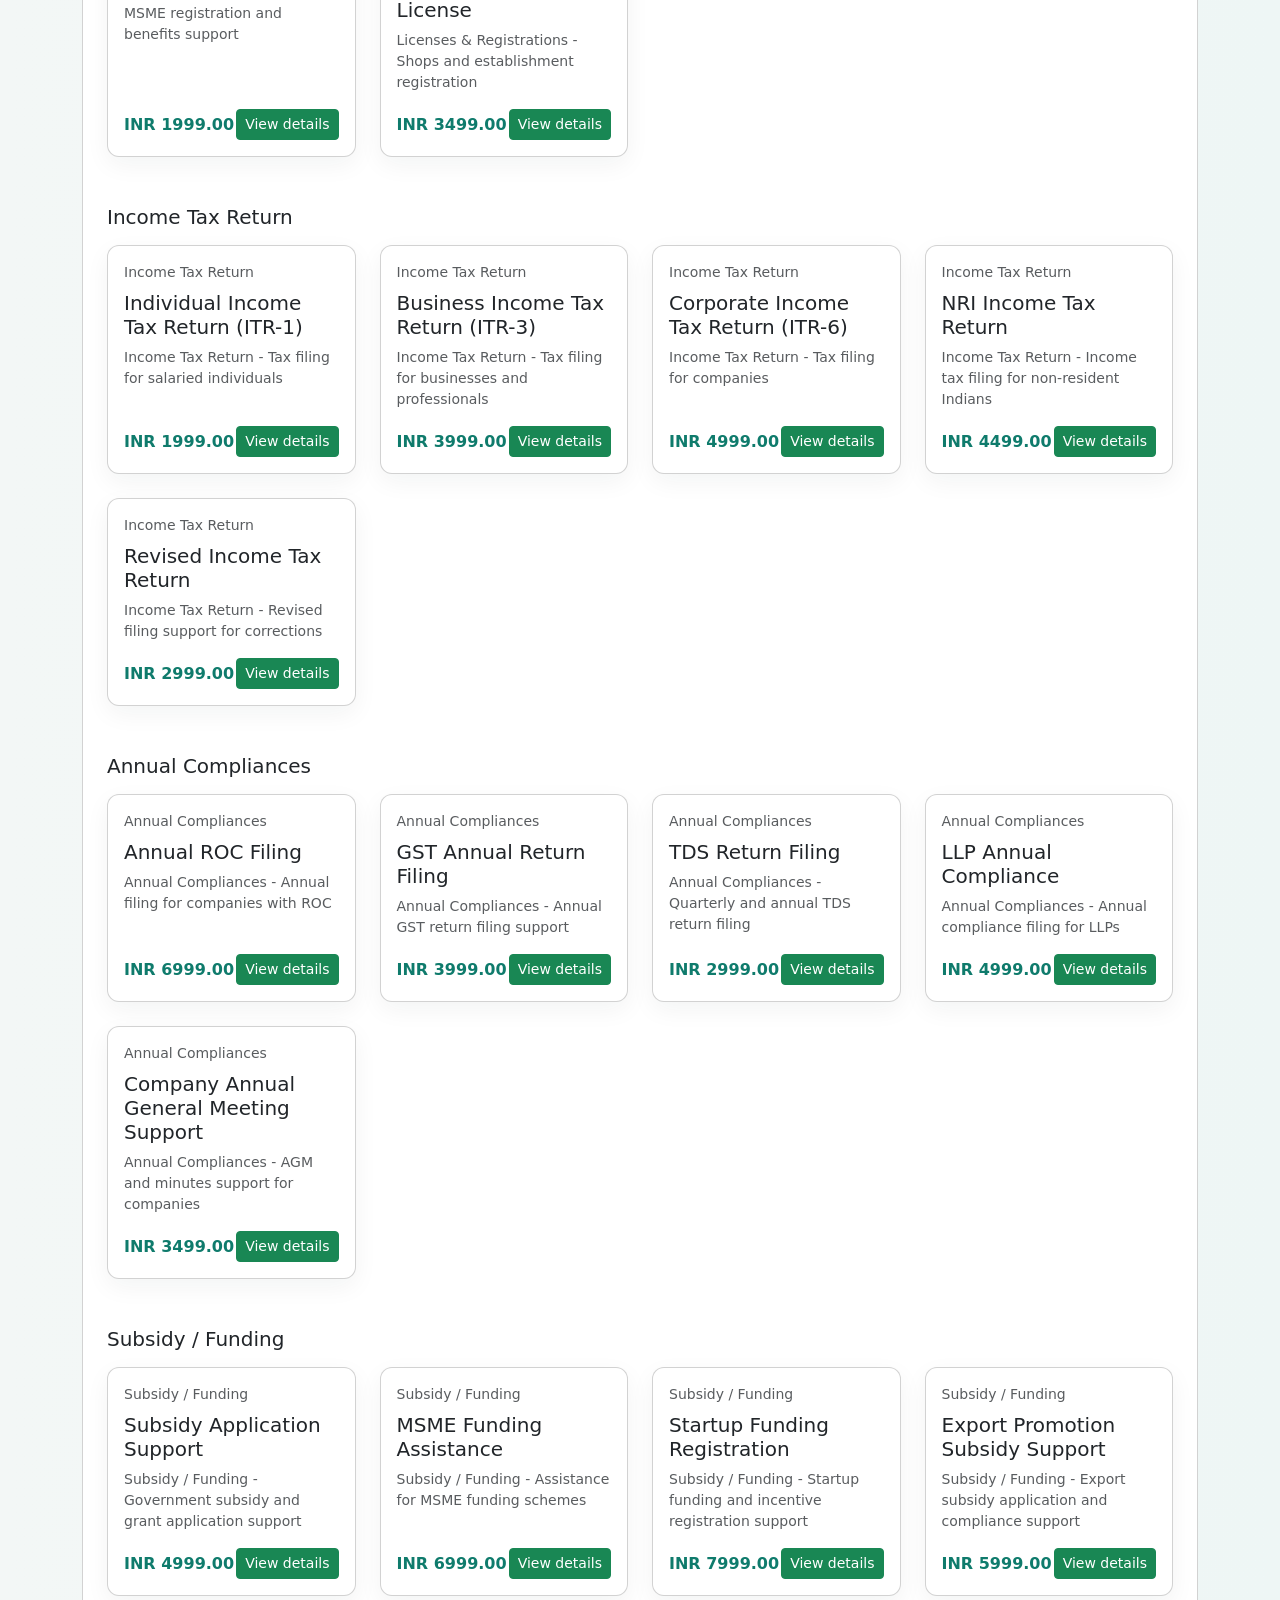
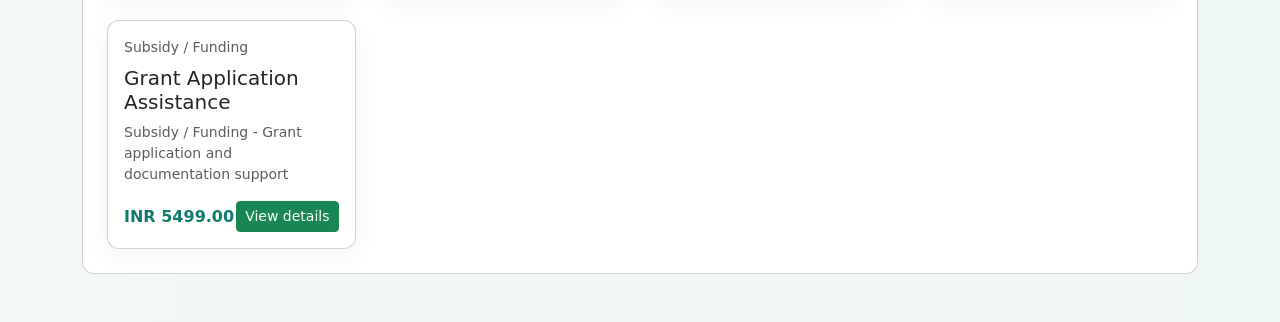
<file: adim/services.html>
<!doctype html>
<html lang="en" data-role="admin">
  <head>
    <meta charset="utf-8">
    <meta name="viewport" content="width=device-width, initial-scale=1">
    <title>Admin Services - Tax Mozo</title>
    <link href="https://cdn.jsdelivr.net/npm/bootstrap@5.3.0/dist/css/bootstrap.min.css" rel="stylesheet">
    <link rel="stylesheet" href="../assets/css/style.css">
  </head>
  <body>
    <div id="top-nav"></div>
    <main class="container py-5">
      <div class="card p-4">
        <h1>Services (Admin)</h1>
        
        <div class="row align-items-center mb-4 mt-3">
          <div class="col-md-6 mb-2 mb-md-0">
            <label class="form-label">Filter by category</label>
            <select id="serviceCategoryFilter" class="form-select">
              <option value="all">All categories</option>
            </select>
          </div>
        </div>

        <div id="servicesListAdmin" class="row g-4"></div>
      </div>
    </main>

    <script src="https://cdn.jsdelivr.net/npm/bootstrap@5.3.0/dist/js/bootstrap.bundle.min.js"></script>
    <script src="../assets/js/app.js"></script>
  </body>
</html>
</file>
<file: assets/css/style.css>
:root{
  --accent:#0f7b6c;
  --muted:#7b8b8a;
}
body{font-family:Inter, system-ui, -apple-system, "Segoe UI", Roboto, 'Helvetica Neue', Arial; background:linear-gradient(90deg,#f3f7f6, #eef6f5); color:#233238}
.navbar-brand{font-weight:700}
.auth-card{max-width:480px;margin-top:6rem;border-radius:12px}
.profile-card{max-width:720px;margin:0 auto}
.card{border-radius:12px}
.btn-primary{background:var(--accent); border-color:transparent}
.service-card{border-radius:12px; box-shadow:0 8px 24px rgba(20,40,40,0.05)}
.service-price{color:var(--accent); font-weight:700}
.stat-card h2{font-size:2rem}
.top-email{background:#eef7f6;padding:6px 10px;border-radius:20px;color:var(--accent);font-weight:600}
.timeline-step{padding:12px;border-left:3px solid transparent}
.timeline-step.done{border-left-color:var(--accent);background:#f6fbfa}
</file>
<file: assets/css/dashboard.css>
.table thead th{border-bottom:1px solid rgba(0,0,0,0.05)}
.table tbody tr{border-bottom:1px solid rgba(0,0,0,0.03)}
.stat-card{min-height:110px}
</file>
<file: assets/css/responsive.css>
@media (max-width:768px){
  .auth-card{margin-top:3rem;padding:1rem}
  .service-card .btn{width:100%}
}
</file>
